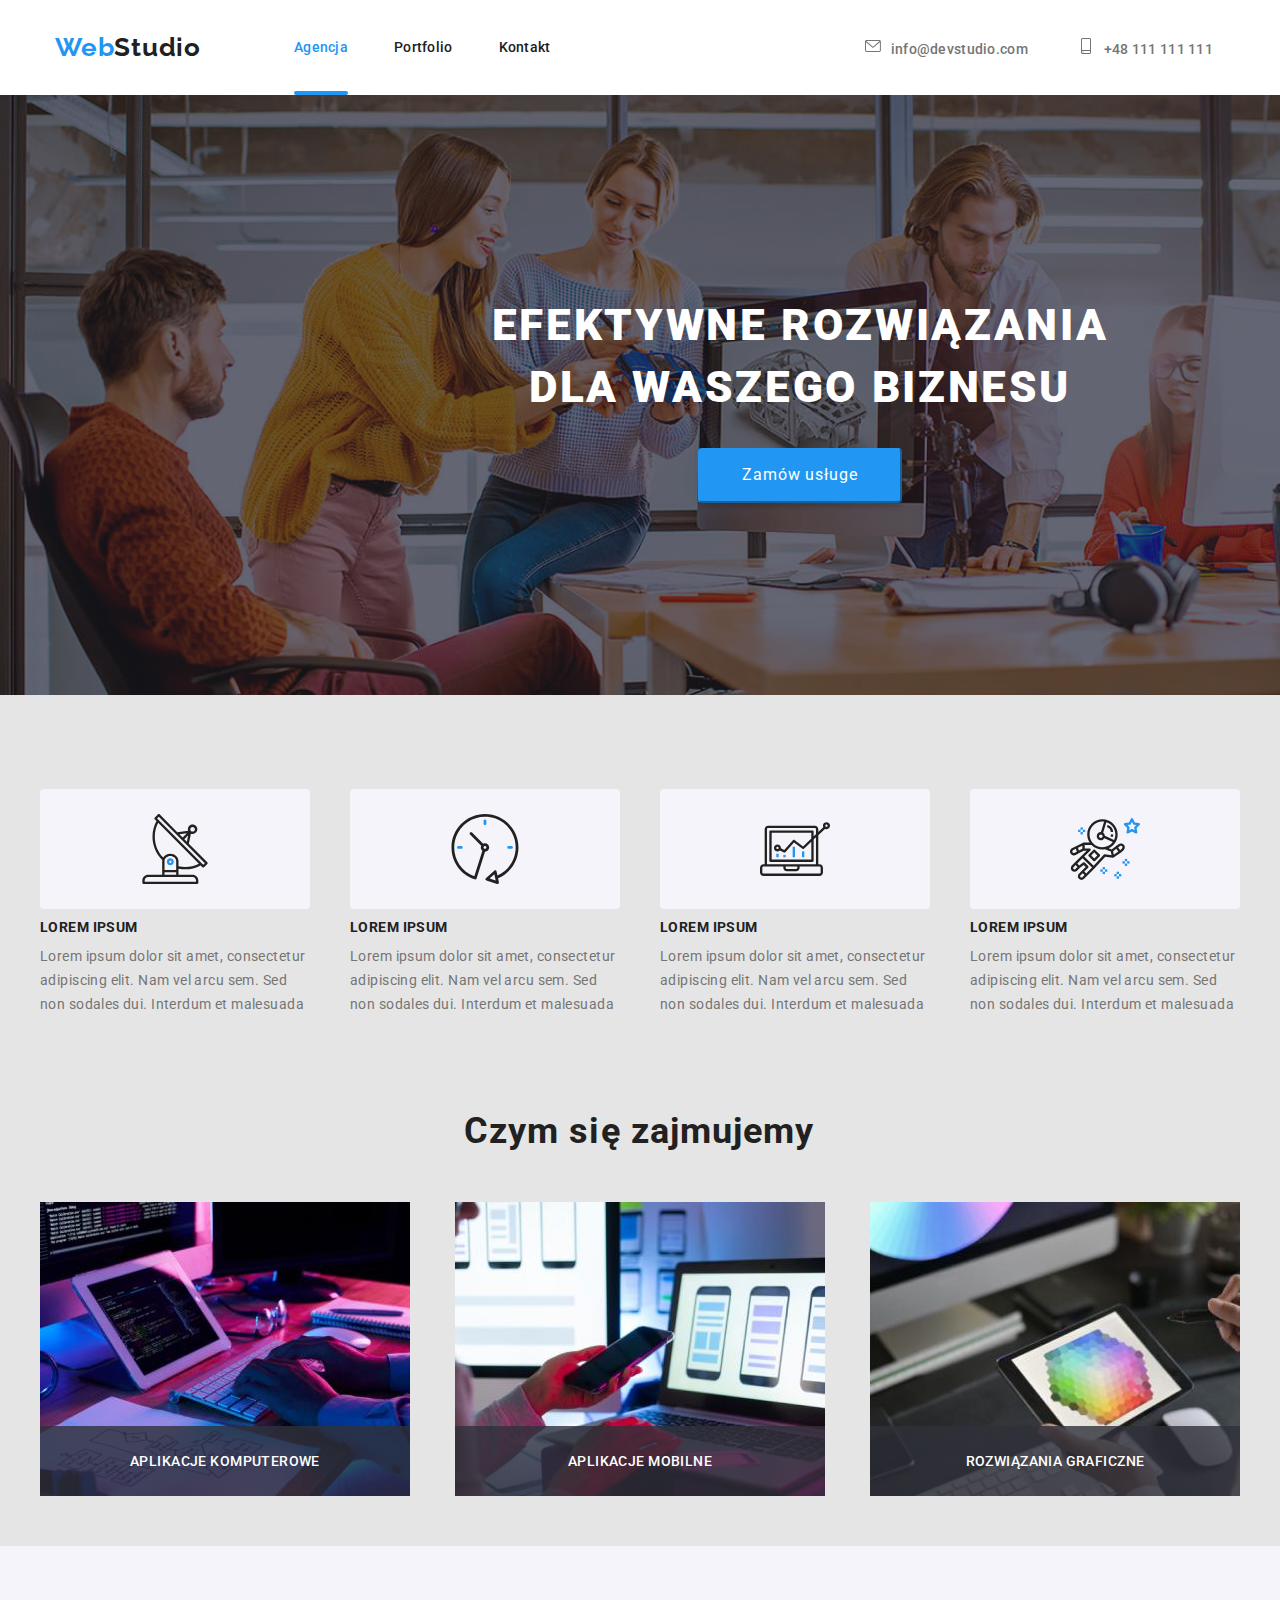
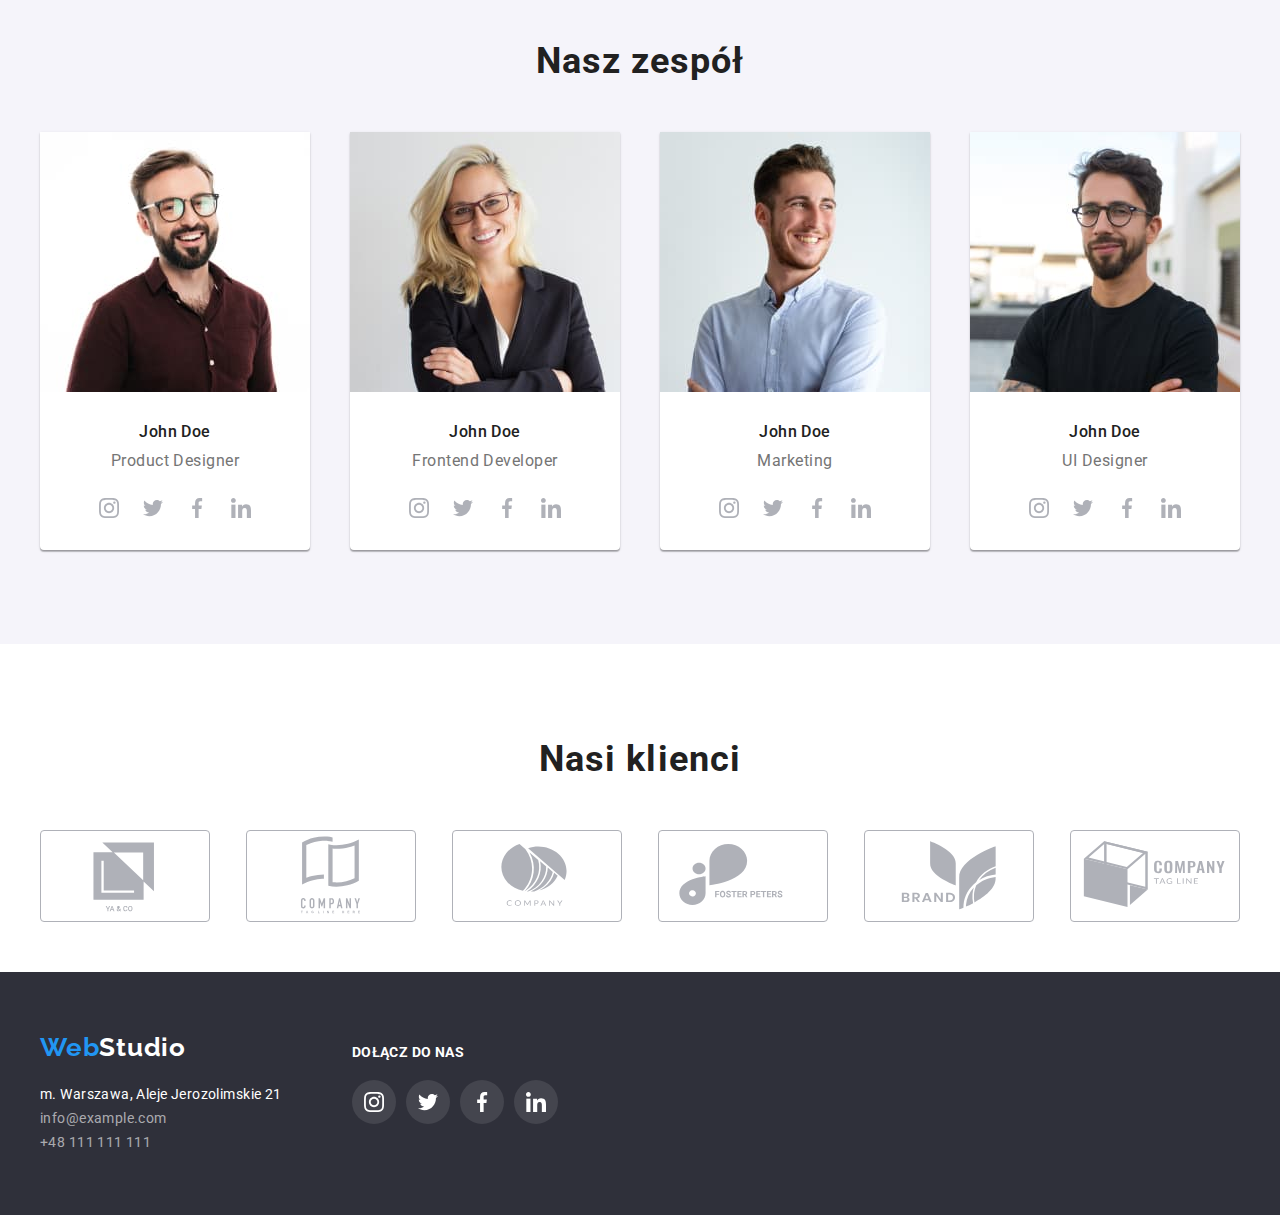
<file: index.html>
<!DOCTYPE html>
<html lang="pl-PL">
<head>
    <meta charset="UTF-8">
    <meta http-equiv="X-UA-Compatible" content="IE=edge">
    <meta name="viewport" content="width=device-width, initial-scale=1.0">
    <link href="https://cdnjs.cloudflare.com/ajax/libs/modern-normalize/1.0.0/modern-normalize.min.css" rel="stylesheet">
    <link href="https://fonts.googleapis.com/css2?family=Raleway:wght@500;700&family=Roboto:ital,wght@0,400;0,500;0,900;1,700&display=swap" rel="stylesheet"> 
    <link href="css/style.css" rel="stylesheet">
    <title>Studio</title>
</head>
<body class="body">
    <header class="header">
        <div class="container">
        <nav class="navigation">
            <ul class="navigation-list">
                <li class="navigation-list-item-logo list">
                    <a class="navigation-list-link-logo link" href="index.html"><span class="logo-span">Web</span>Studio</a></li>
                <li class="navigation-list-item list">
                    <a class="navigation-list-link link current" href="index.html" list>Agencja</a></li>
                <li class="navigation-list-item list">
                    <a class="navigation-list-link link" href="portfolio.html">Portfolio</a></li>
                <li class="navigation-list-item list">
                    <a class="navigation-list-link link" href="#">Kontakt</a></li>
            </ul>
        </nav>
        <a class="address-header-mail" href="mailto:info@devstudio.com">
            <svg class="header-contacts-icon" width="16px" height="16px">
                <use href="images/icons.svg#icon-envelope"></use>
            </svg>info@devstudio.com
        </a>
        <a class="address-header-tel link" href="tel:+48111111111"> 
            <svg class="header-contacts-icon" width="16px" height="16px">
                <use href="images/icons.svg#icon-smartphone"></use>
            </svg>+48 111 111 111
        </a>
        </div>
    </header>
    
    <main class="main">
        <!--hero-->
        <section class="hero">
            <div class="container">
            <h1 class="hero-h1">EFEKTYWNE ROZWIĄZANIA DLA WASZEGO BIZNESU </h1>
            <button class="hero-btn" type="button" data-modal-open>Zamów usługe</button>
            </div>
        </section>

        <!--adventeges-->
    
        <section class="section-title section">
            <div class="container">
            <ul class="adventeges-list list">
                <li class="adventeges-list-item">
                    <div class="adventeges-list-icon-background">
                        <svg class="adventeges-list-icon" width="70" height="70">
                            <use href="images/icons.svg#icon-antenna-1"></use>
                        </svg>

                    </div>
                    <h3 class="adventeges-list-item-title">LOREM IPSUM</h3>
                    <span class="adventeges-list-item-text">Lorem ipsum dolor sit amet, consectetur adipiscing elit. Nam vel arcu sem. Sed non sodales dui. Interdum et malesuada</span>
                </li>
                <li class="adventeges-list-item">
                    <div class="adventeges-list-icon-background">
                        <svg class="adventeges-list-icon" width="70" height="70">
                            <use href="images/icons.svg#icon-clock-1"></use>
                        </svg>
                    </div>
                    <h3 class="adventeges-list-item-title">LOREM IPSUM</h3>
                    <span class="adventeges-list-item-text">Lorem ipsum dolor sit amet, consectetur adipiscing elit. Nam vel arcu sem. Sed non sodales dui. Interdum et malesuada</span>
                </li >
                <li class="adventeges-list-item">
                    <div class="adventeges-list-icon-background">
                        <svg class="adventeges-list-icon" width="70" height="70">
                            <use href="images/icons.svg#icon-diagram-1"></use>
                        </svg>

                    </div class="adventeges-list-icon-background">
                    <h3 class="adventeges-list-item-title">LOREM IPSUM</h3>
                    <span class="adventeges-list-item-text">Lorem ipsum dolor sit amet, consectetur adipiscing elit. Nam vel arcu sem. Sed non sodales dui. Interdum et malesuada</span>
                </li>
                <li class="adventeges-list-item">
                    <div class="adventeges-list-icon-background">
                        <svg class="adventeges-list-icon" width="70" height="70">
                            <use href="images/icons.svg#icon-astronaut-1"></use>
                        </svg>

                    </div>
                    <h3 class="adventeges-list-item-title">LOREM IPSUM</h3>
                    <span class="adventeges-list-item-text">Lorem ipsum dolor sit amet, consectetur adipiscing elit. Nam vel arcu sem. Sed non sodales dui. Interdum et malesuada</span>
                </li>
            
            </ul>
            <div class="what-do-we-do">
        <h2 class="section-title section-header h2">Czym się zajmujemy</h2>   
            <ul class="activities-list list">
                <li class="activities-list-item"><img src="images/about_us/img1.jpg" alt="Tablet z klawiatura" width="370" height="294">
                    <div class="what-we-do-list">
                    <p class="what-we-do-text">APLIKACJE KOMPUTEROWE</p>
                    </div></li>
                <li class="activities-list-item"><img src="images/about_us/img2.jpg" alt="Zdjęcie z telefonem" width="370" height="294">
                <div class="what-we-do-list">
                    <p class="what-we-do-text">APLIKACJE MOBILNE</p>
                    </div></li>
                <li class="activities-list-item"><img src="images/about_us/img3.jpg" alt="Zdjęcie z tabletem" width="370" height="294">
                <div class="what-we-do-list">
                    <p class="what-we-do-text">ROZWIĄZANIA GRAFICZNE</p>
                    </div></li>
            </ul>
            </div>  
            </div>
           
        
            </div>
        </section>

        <!--about us-->
        <section class="section-about-us h2 ">
            <div class="container">
            <h2 class="about-us section-header">Nasz zespół</h2>
            <ul class="about-us-list">
                <li class="about-us-list-item list">
                    <img class="about-us-list-item-link" src="images/team/John_Doe_PD.jpg" alt="Zdjęcie Product Designera" width="270" height="260">
                    <h3 class="about-us-list-item-title">John Doe</h3>
                    <p class="about-us-list-item-link-text">Product Designer</p>
                    <ul class="about-us-social list">
                        <li class="about-us-social-link">
                            <a class="about-us-social-link-list" href="#">
                                <svg class="social-icon icon-our-team">
                                    <use href="images/icons.svg#icon-instagram-2"></use>
                                </svg>
                            </a>
                        </li>
                        <li class="about-us-social-link">
                            <a class="about-us-social-link-list" href="#">
                                <svg class="social-icon">
                                    <use href="images/icons.svg#icon-twitter-1"></use>
                                </svg>
                            </a>
                        </li>
                        <li class="about-us-social-link">
                            <a class="about-us-social-link-list" href="#">
                                <svg class="social-icon">
                                    <use href="images/icons.svg#icon-facebook-1"></use>
                                </svg>
                            </a>
                        </li>
                        <li class="about-us-social-link">
                            <a class="about-us-social-link-list" href="#">
                                <svg class="social-icon">
                                    <use href="images/icons.svg#icon-linkedin-1"></use>
                                </svg>
                            </a>
                        </li>
                    </ul>
                </li>
                <li class="about-us-list-item list">
                    <img class="about-us-list-item-link" src="images/team/John_Doe_FD.jpg" alt="Zdjęcie Frontedn Developera" width="270" height="260">
                    <h3 class="about-us-list-item-title">John Doe</h3>
                    <p class="about-us-list-item-link-text">Frontend Developer</p>
                    <ul class="about-us-social list">
                        <li class="about-us-social-link">
                            <a class="about-us-social-link-list" href="#">
                                <svg class="social-icon">
                                    <use href="images/icons.svg#icon-instagram-2"></use>
                                </svg>
                            </a>
                        </li>
                        <li class="about-us-social-link">
                            <a class="about-us-social-link-list" href="#">
                                <svg class="social-icon">
                                    <use href="images/icons.svg#icon-twitter-1"></use>
                                </svg>
                            </a>
                        </li>
                        <li class="about-us-social-link">
                            <a class="about-us-social-link-list" href="#">
                                <svg class="social-icon">
                                    <use href="images/icons.svg#icon-facebook-1"></use>
                                </svg>
                            </a>
                        </li>
                        <li class="about-us-social-link">
                            <a class="about-us-social-link-list" href="#">
                                <svg class="social-icon">
                                    <use href="images/icons.svg#icon-linkedin-1"></use>
                                </svg>
                            </a>
                        </li>
                    </ul>
                </li>
                <li class="about-us-list-item list">
                    <img class="about-us-list-item-link" src="images/team/John_Doe_Marketing.jpg" alt="Zdjęcie Marketingowca" width="270" height="260">
                    <h3 class="about-us-list-item-title">John Doe</h3>
                    <p class="about-us-list-item-link-text">Marketing</p>
                    <ul class="about-us-social list">
                        <li class="about-us-social-link">
                            <a class="about-us-social-link-list" href="#">
                                <svg class="social-icon">
                                    <use href="images/icons.svg#icon-instagram-2"></use>
                                </svg>
                            </a>
                        </li>
                        <li class="about-us-social-link">
                            <a class="about-us-social-link-list" href="#">
                                <svg class="social-icon">
                                    <use href="images/icons.svg#icon-twitter-1"></use>
                                </svg>
                            </a>
                        </li>
                        <li class="about-us-social-link">
                            <a class="about-us-social-link-list" href="#">
                                <svg class="social-icon">
                                    <use href="images/icons.svg#icon-facebook-1"></use>
                                </svg>
                            </a>
                        </li>
                        <li class="about-us-social-link">
                            <a class="about-us-social-link-list" href="#">
                                <svg class="social-icon">
                                    <use href="images/icons.svg#icon-linkedin-1"></use>
                                </svg>
                            </a>
                        </li>
                    </ul>
                </li>
                <li class="about-us-list-item list">
                    <img class="about-us-list-item-link" src="images/team/John_Doe_UI_des.jpg" alt="Zdęcie UI Designera" width="270" height="260">
                    <h3 class="about-us-list-item-title">John Doe</h3>
                    <p class="about-us-list-item-link-text">UI Designer</p>
                    <ul class="about-us-social list">
                        <li class="about-us-social-link">
                            <a class="about-us-social-link-list" href="#">
                                <svg class="social-icon">
                                    <use href="images/icons.svg#icon-instagram-2"></use>
                                </svg>
                            </a>
                        </li>
                        <li class="about-us-social-link">
                            <a class="about-us-social-link-list" href="#">
                                <svg class="social-icon">
                                    <use href="images/icons.svg#icon-twitter-1"></use>
                                </svg>
                            </a>
                        </li>
                        <li class="about-us-social-link">
                            <a class="about-us-social-link-list" href="#">
                                <svg class="social-icon">
                                    <use href="images/icons.svg#icon-facebook-1"></use>
                                </svg>
                            </a>
                        </li>
                        <li class="about-us-social-link">
                            <a class="about-us-social-link-list" href="#">
                                <svg class="social-icon">
                                    <use href="images/icons.svg#icon-linkedin-1"></use>
                                </svg>
                            </a>
                        </li>
                    </ul>
                </li>
            </ul>
            </div>
        </section>

        <!--our clients-->
        <section class="section-our-clients section-header">
            <div class="container">
                <h2 class="about-us ">Nasi klienci</h2>
                <ul class="our-client-list list">
                    <li class="our-client-item">
                        <svg class="our-client-item-logo">
                            <use href="images/icons.svg#icon-Logo"></use>
                        </svg>
                    </li>
                    <li class="our-client-item">
                        <svg>
                            <use href="images/icons.svg#icon-Logo21"></use>
                        </svg>
                    </li>
                    <li class="our-client-item">
                        <svg>
                            <use href="images/icons.svg#icon-Logo-company1"></use>
                        </svg>
                    </li>
                    <li class="our-client-item">
                        <svg>
                            <use href="images/icons.svg#icon-Logo2"></use>
                        </svg>
                    </li>
                    <li class="our-client-item">
                        <svg>
                            <use href="images/icons.svg#icon-Logo-brand"></use>
                        </svg>
                    </li>
                    <li class="our-client-item">
                        <svg>
                            <use href="images/icons.svg#icon-Logo-company"></use>
                        </svg>
                    </li>
                </ul>
            </div>
        </section>

    </main>
    <footer class="footer">
        <div class="container">
        <ul class="footer-data">
            <li class="footer-data-list list">
                <a class="navigation-list-link-logo-footer" href="index.html"><span class="logo-span">Web</span>Studio</a></li>
        <address class="address"></li>
            <li class="footer-data-list list">
            <a class="addres-map" href="https://goo.gl/maps/pz23pLppjNHn7p5K6" target="_blank">m. Warszawa, Aleje Jerozolimskie 21</a></li>
            <li class="footer-data-list list">
                <a class="addres-mail" href="mailto:info@example.com">info@example.com</a></li>
            <li class="footer-data-list list">
                <a class="address-tel" href="tel:+48111111111"> +48 111 111 111</a></li>
        </address>
        </ul>
        <div class="join-us">
            <p class="footer-text">Dołącz do nas</p>
            <ul class="footer-social list">
                <li class="footer-social-link">
                    <a class="footer-social-link-list" href="#">
                        <svg class="social-icon">
                            <use href="images/icons.svg#icon-instagram-2"></use>
                        </svg>
                    </a>
                </li>
                <li class="footer-social-link">
                    <a class="footer-social-link-list" href="#">
                        <svg class="social-icon">
                            <use href="images/icons.svg#icon-twitter-1"></use>
                        </svg>
                    </a>
                </li>
                <li class="footer-social-link">
                    <a class="footer-social-link-list" href="#">
                        <svg class="social-icon">
                            <use href="images/icons.svg#icon-facebook-1"></use>
                        </svg>
                    </a>
                </li>
                <li class="footer-social-link">
                    <a class="footer-social-link-list" href="#">
                        <svg class="social-icon">
                            <use href="images/icons.svg#icon-linkedin-1"></use>
                        </svg>
                    </a>
                </li>
            </ul>
        </div>
    </div>
    </footer>
    <div class="backdrop is-hidden" data-modal>
        <div class="modal">
            <button type="button" class="close-btn" data-modal-close>
                <svg class="modal-close-btn">
                    <use href="images/icons.svg#icon-Vector" heigt="11px" width="11px"></use>
                </svg>

            </button>
        </div>

    </div>

    <script src="modal.js"></script> 
</body>
</html>
</file>
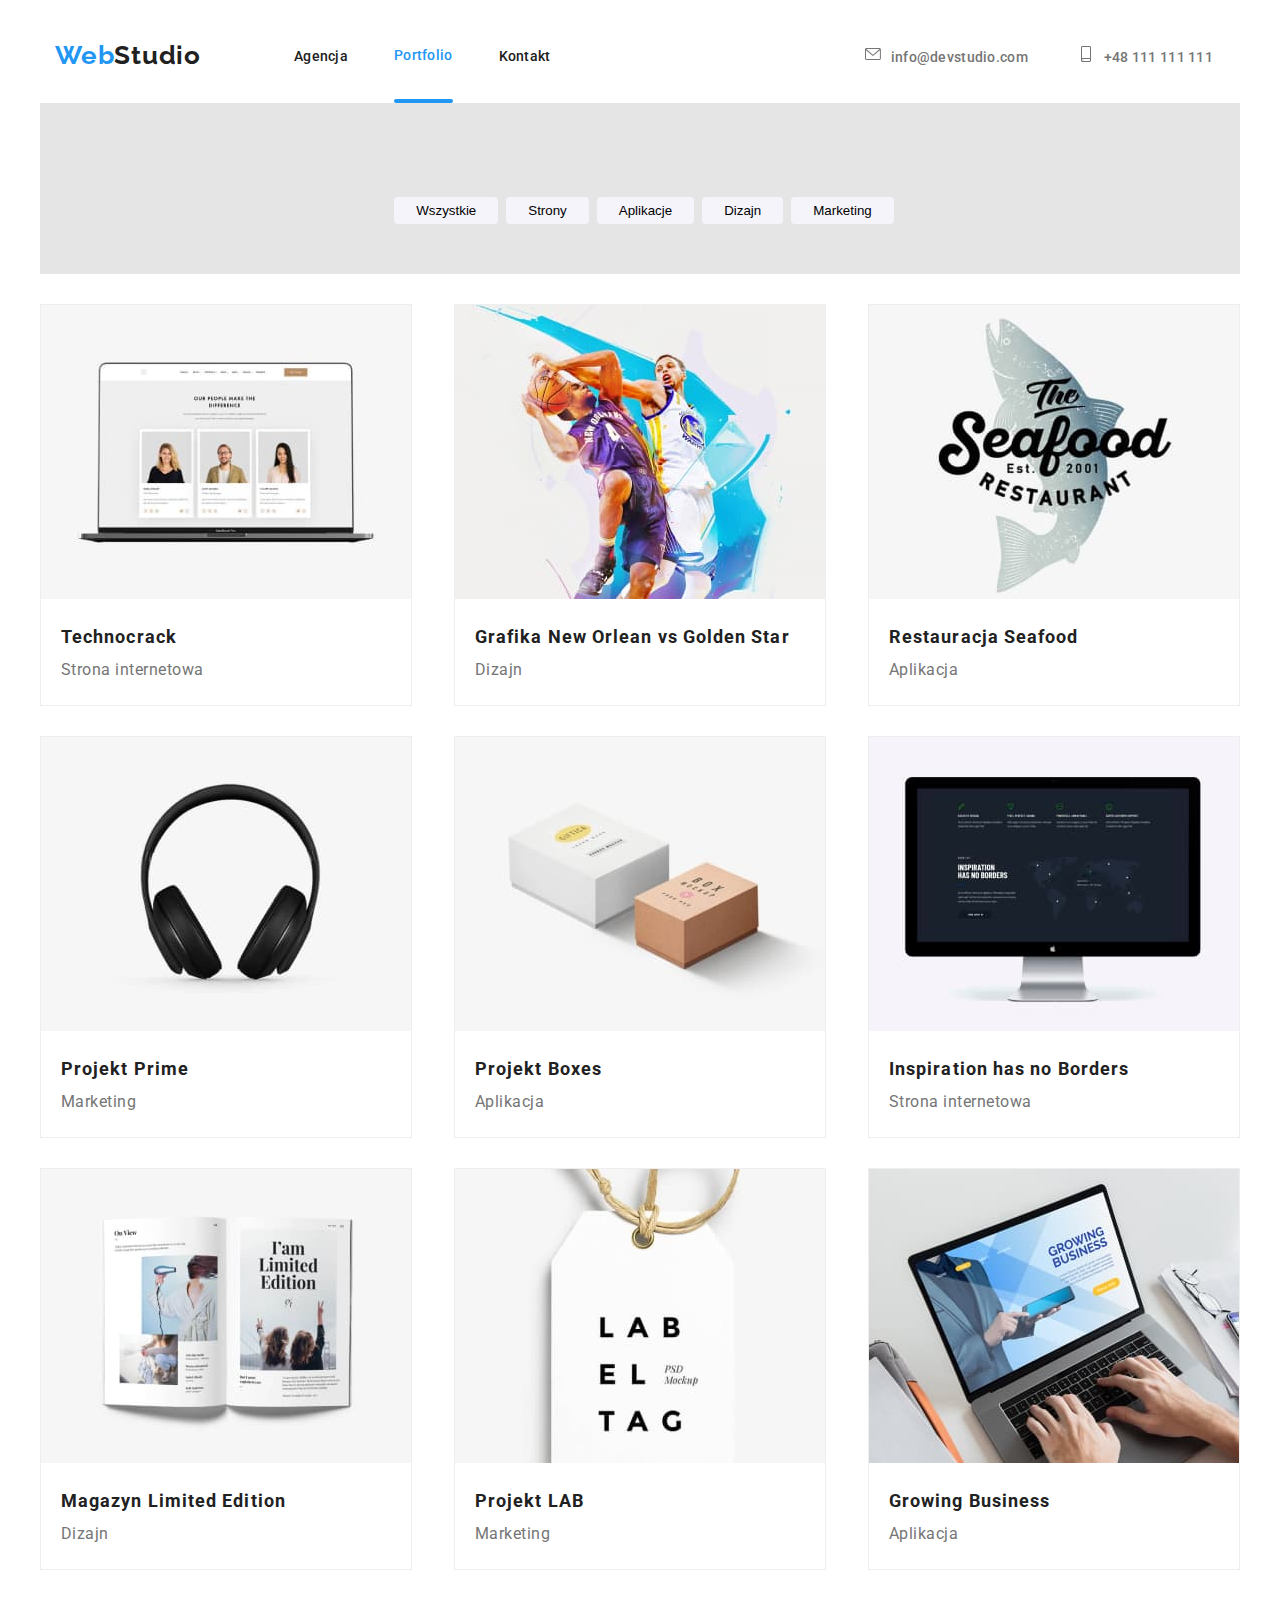
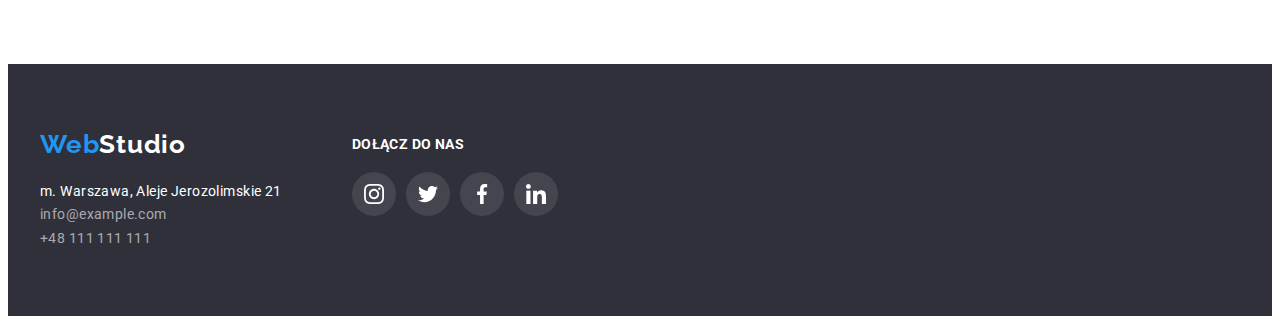
<file: portfolio.html>
<!DOCTYPE html>
<html lang="en">
<head>
    <meta charset="UTF-8">
    <meta http-equiv="X-UA-Compatible" content="IE=edge">
    <meta name="viewport" content="width=device-width, initial-scale=1.0">
    <link rel="preconnect" href="https://fonts.gstatic.com">
    <link href="https://fonts.googleapis.com/css2?family=Raleway:wght@500;700&family=Roboto:ital,wght@0,400;0,500;0,900;1,700&display=swap" rel="stylesheet"> 
    <link href="css/style.css" rel="stylesheet">
    <title>Portfolio</title>
    
</head>
<body class="body">
    <header class="header">
        <div class="container">
            <nav class="navigation">
                <ul class="navigation-list">
                    <li class="navigation-list-item-logo list">
                        <a class="navigation-list-link-logo link" href="index.html"><span class="logo-span">Web</span>Studio</a></li>
                    <li class="navigation-list-item list">
                        <a class="navigation-list-link link" href="index.html" list>Agencja</a></li>
                    <li class="navigation-list-item list">
                        <a class="navigation-list-link link current" href="portfolio.html">Portfolio</a></li>
                    <li class="navigation-list-item list">
                        <a class="navigation-list-link link" href="#">Kontakt</a></li>
                </ul>
            </nav>
            <a class="address-header-mail" href="mailto:info@devstudio.com">
                <svg class="header-contacts-icon" width="16px" height="16px">
                    <use href="images/icons.svg#icon-envelope"></use>
                </svg>info@devstudio.com
            </a>
            <a class="address-header-tel link" href="tel:+48111111111"> 
                <svg class="header-contacts-icon" width="16px" height="16px">
                    <use href="images/icons.svg#icon-smartphone"></use>
                </svg>+48 111 111 111
            </a>
            </div>
    </header>

    <main class="main container">
         <!--hero-->
         <section class="portfolio-hero section-btn-portfolio">
            <div class="container-btn">
            <ul class="portfolio-hero-list">
                <li class="portfolio-hero-list-item list">
                    <button class="portfolio-hero-list-btn" type="button">Wszystkie</button>
                </li>
                <li class="portfolio-hero-list-item list">
                    <button class="portfolio-hero-list-btn" type="button">Strony</button>
                </li>
                <li class="portfolio-hero-list-item list">
                    <button class="portfolio-hero-list-btn" type="button">Aplikacje</button>
                </li>
                <li class="portfolio-hero-list-item list">
                    <button class="portfolio-hero-list-btn" type="button">Dizajn</button>
                </li>
                <li class="portfolio-hero-list-item list">
                    <button class="portfolio-hero-list-btn" type="button">Marketing</button>
                </li>
            </ul>
            </div>
        </section>

        <!--photos-->
        <section class="photos">
            <div class="container-photo">
            <ul class="photos-list">
              <li class="photos-list-item list">
                  <div class="photo-overlay">
                      <div class="photo-overlay-item">
                        <p class="photo-overlay-text">Technocrack jest popularną platformą wykorzystywaną do rozpowszechniania koronawirusa. Firmy wykorzystują tę platformę do celów szpiegowskich i ataków na niezabezpieczone serwery konkurencji</p>
                      </div>
                        <img class="photos-list-img" src="images/portfolio/laptop.jpg" alt="laptop photo" witdh="370" height="294">
                  </div>
                  <h3 class="photos-list-title">Technocrack</h3>
                  <span class="photos-list-text">Strona internetowa</span>
              </li>
              <li class="photos-list-item list">
                  <div class="photo-overlay">
                      <div class="photo-overlay-item">
                        <p class="photo-overlay-text">Technocrack jest popularną platformą wykorzystywaną do rozpowszechniania koronawirusa. Firmy wykorzystują tę platformę do celów szpiegowskich i ataków na niezabezpieczone serwery konkurencji</p>
                      </div>
                        <img class="photos-list-img" src="images/portfolio/bascketball.jpg" alt="backetball players" witdh="370" height="294">
                  </div>    
                  <h3 class="photos-list-title">Grafika New Orlean vs Golden Star</h3>
                  <p class="photos-list-text">Dizajn</p>
              </li>
              <li class="photos-list-item list">
                  <div class="photo-overlay">
                      <div class="photo-overlay-item">
                        <p class="photo-overlay-text">Technocrack jest popularną platformą wykorzystywaną do rozpowszechniania koronawirusa. Firmy wykorzystują tę platformę do celów szpiegowskich i ataków na niezabezpieczone serwery konkurencji</p>
                      </div>
                        <img class="photos-list-img" src="images/portfolio/seafood.jpg" alt="photo of seafood" witdh="370" height="294">
                  </div>
                  <h3 class="photos-list-title">Restauracja Seafood</h3>
                  <p class="photos-list-text">Aplikacja</p>
              </li>
              <li class="photos-list-item list">
                  <div class="photo-overlay">
                      <div class="photo-overlay-item">
                        <p class="photo-overlay-text">Technocrack jest popularną platformą wykorzystywaną do rozpowszechniania koronawirusa. Firmy wykorzystują tę platformę do celów szpiegowskich i ataków na niezabezpieczone serwery konkurencji</p>
                      </div>
                        <img class="photos-list-img" src="images/portfolio/headphone.jpg" alt="photo of headphones" witdh="370" height="294">
                  </div>
                  <h3 class="photos-list-title">Projekt Prime</h3>
                  <p class="photos-list-text">Marketing</p>
              </li>
              <li class="photos-list-item list">
                  <div class="photo-overlay">
                      <div class="photo-overlay-item">
                        <p class="photo-overlay-text">Technocrack jest popularną platformą wykorzystywaną do rozpowszechniania koronawirusa. Firmy wykorzystują tę platformę do celów szpiegowskich i ataków na niezabezpieczone serwery konkurencji</p>
                      </div>
                        <img class="photos-list-img" src="images/portfolio/box.jpg" alt="photo of boxes" witdh="370" height="294">
                  </div>
                  <h3 class="photos-list-title">Projekt Boxes</h3>
                  <p class="photos-list-text">Aplikacja</p>
              </li>
              <li class="photos-list-item list">
                  <div class="photo-overlay">
                      <div class="photo-overlay-item">
                            <p class="photo-overlay-text">Technocrack jest popularną platformą wykorzystywaną do rozpowszechniania koronawirusa. Firmy wykorzystują tę platformę do celów szpiegowskich i ataków na niezabezpieczone serwery konkurencji</p>
                      </div>
                        <img class="photos-list-img" src="images/portfolio/monitor.jpg" alt="photo of monitor" witdh="370" height="294">
                  </div>
                  <h3 class="photos-list-title">Inspiration has no Borders</h3>
                  <p class="photos-list-text">Strona internetowa</p>
              </li>
              <li class="photos-list-item list">
                  <div class="photo-overlay">
                      <div class="photo-overlay-item">
                        <p class="photo-overlay-text">Technocrack jest popularną platformą wykorzystywaną do rozpowszechniania koronawirusa. Firmy wykorzystują tę platformę do celów szpiegowskich i ataków na niezabezpieczone serwery konkurencji</p>
                      </div>
                        <img class="photos-list-img" src="images/portfolio/book.jpg" alt="photo of book" witdh="370" height="294">
                  </div>
                  <h3 class="photos-list-title">Magazyn Limited Edition</h3>
                  <p class="photos-list-text">Dizajn</p>
              </li>
              <li class="photos-list-item list">
                  <div class="photo-overlay">
                      <div class="photo-overlay-item">
                        <p class="photo-overlay-text">Technocrack jest popularną platformą wykorzystywaną do rozpowszechniania koronawirusa. Firmy wykorzystują tę platformę do celów szpiegowskich i ataków na niezabezpieczone serwery konkurencji</p>
                      </div>
                        <img class="photos-list-img" src="images/portfolio/label.jpg" alt="photo of label" witdh="370" height="294">
                  </div>
                  <h3 class="photos-list-title">Projekt LAB</h3>
                  <p class="photos-list-text">Marketing</p>
              </li>
              <li class="photos-list-item list">
                  <div class="photo-overlay">
                      <div class="photo-overlay-item">
                        <p class="photo-overlay-text">Technocrack jest popularną platformą wykorzystywaną do rozpowszechniania koronawirusa. Firmy wykorzystują tę platformę do celów szpiegowskich i ataków na niezabezpieczone serwery konkurencji</p>
                      </div>
                  <img class="photos-list-img" src="images/portfolio/work.jpg" alt="workspace photo" witdh="370" height="294">
                  </div>
                  <h3 class="photos-list-title">Growing Business</h3>
                  <p class="photos-list-text">Aplikacja</p>
              </li>
          </ul>
          </div>
        </section>
    </main>
    <footer class="footer-second">
        <div class="container">
        <ul class="footer-data">
            <li class="footer-data-list list">
                <a class="navigation-list-link-logo-footer" href="index.html"><span class="logo-span">Web</span>Studio</a></li>
        <address class="address"></li>
            <li class="footer-data-list list">
            <a class="addres-map" href="https://goo.gl/maps/pz23pLppjNHn7p5K6" target="_blank">m. Warszawa, Aleje Jerozolimskie 21</a></li>
            <li class="footer-data-list list">
                <a class="addres-mail" href="mailto:info@example.com">info@example.com</a></li>
            <li class="footer-data-list list">
                <a class="address-tel" href="tel:+48111111111"> +48 111 111 111</a></li>
        </address>
        </ul>
        <div class="join-us-portfolio">
            <p class="footer-text">Dołącz do nas</p>
            <ul class="footer-social list">
                <li class="footer-social-link">
                    <a class="footer-social-link-list" href="#">
                        <svg class="social-icon">
                            <use href="images/icons.svg#icon-instagram-2"></use>
                        </svg>
                    </a>
                </li>
                <li class="footer-social-link">
                    <a class="footer-social-link-list" href="#">
                        <svg class="social-icon">
                            <use href="images/icons.svg#icon-twitter-1"></use>
                        </svg>
                    </a>
                </li>
                <li class="footer-social-link">
                    <a class="footer-social-link-list" href="#">
                        <svg class="social-icon">
                            <use href="images/icons.svg#icon-facebook-1"></use>
                        </svg>
                    </a>
                </li>
                <li class="footer-social-link">
                    <a class="footer-social-link-list" href="#">
                        <svg class="social-icon">
                            <use href="images/icons.svg#icon-linkedin-1"></use>
                        </svg>
                    </a>
                </li>
            </ul>
        </div>
    </div>
    </footer>
</body>
</html>
</file>
<file: css/style.css>
:root {
    --main-color: #2196F3;
    --secondary-color: #757575;
    --third-color: #E5E5E5;
    --fourth-color: #F5F4FA;
    --fifth-color: #FFFFFF;
    --sixth-color: #212121;
    --seveth-color: #2F303A;
    --main-font: 'Roboto', sans-serif;
    --secondary-font: 'Raleway', sans-serif;

}
h1, h2, h3, h4, h5, h6, ul, ol, p {
    margin: 0;
    padding: 0;
}
.list {
    list-style: none;
}
.link {
    text-decoration: none;
}
img {
    display: block;
}

.body {
    font-family: var(--main-font);
    color:var(--sixth-color);
    
}
.container{
    width: 1200px;
    align-items: center;
    margin: 0 auto;
}
.section {
    padding-top: 94px;
    padding-bottom: 50px;
}
.section-btn-portfolio {
    padding-top: 94px;
    padding-bottom: 50px;    
}
/* ======COMPONENTS====== */
.logo-span {
    color: #2196F3;
}
.section-header {
    padding-top: 94px;
    padding-bottom: 50px;

}
.navigation-list-link-logo,
.navigation-list-link,
.address-header,
.navigation-list-link-logo-footer,
.addres-map,
.addres-mail,
.address-tel {
    text-decoration: none;
}


/* ======END COMPONENTS====== */

/* ============INDEX.HTML============ */

/* ======HEADER====== */
.navigation-list-link-logo {
    font-family: var(--secondary-font);
    font-weight: 700;
    font-size: 26px;
    line-height: 1.192;
    letter-spacing: 0.03em;
    color: var(--sixth-color);
    margin-right: 93px;
    margin-left: 15px;
    }
.navigation-list-link {
    font-weight: 500;
    font-size: 14px;
    line-height: 1.142;
    letter-spacing: 0.02em;
    color: var(--sixth-color);
}
.address-header-tel, .address-header-mail {
    font-weight: 500;
    font-size: 14px;    
    line-height: 1.142;
    letter-spacing: 0.02em;
    color: var(--secondary-color);
    text-decoration: none;
}

.navigation-list-item .current {
    color:var(--main-color);    
}
.current::after{
    display: block;
    content: "";
    width: 100%;
    height: 4px;
    left: 453px;
    top: 76px;
    background: #2196F3;
    border-radius: 2px;
    margin-top: 35px;
    margin-bottom: -38px;

}
/* .navigation-list-item-logo {
    margin-bottom: 28px;
} */

.navigation-list-link:hover,
.navigation-list-link:focus,
.address-header-tel:hover,
.address-header-tel:focus,
.address-header-mail:focus,
.address-header-mail:hover,
.address-header:hover,
.address-header:focus {
    color:var(--main-color)
}

.header .container{
    display: flex;
    align-items: center;
    padding-top: 32px;
    padding-bottom: 32px;
}

.navigation {
    display: flex;
}
.navigation-list {
    display: flex;
    align-items: center;
}
.navigation-list-item:not(:last-child) {
    margin-right: 46px;
}
.header .address-header-mail {
    margin-left: auto;  
}
.header .address-header-tel {
    margin-left: 50px;
    margin-right: 27px;
}
.header-contacts-icon {
    margin-right: 10px;
    fill:currentColor
}

/* ======END HEADER====== */

/* ======MAIN====== */

    /* ======SECTION HERO====== */
.hero{
    background-image: linear-gradient(rgba(47, 48, 58, 0.4), rgba(47, 48, 58, 0.4)), url('../images/background-header.png');
    height: 600px;
    text-align: center;
    padding-top: 200px;
    width: 1600px;
    margin-right: auto;
    margin-left: auto;
}

.hero-h1 {
    font-weight: 900;
    font-size: 44px;
    line-height: 1.4;
    color: var(--fifth-color);
    letter-spacing: 0.06em;
    text-transform: uppercase;
    margin-bottom: 30px;
    width: 696px;
}
.hero-btn {
    background-color: var(--main-color);
    box-shadow: 0px 4px 4px rgba(0, 0, 0, 0.15);
    border-radius: 4px;
    border-color: #2196F3;
    cursor: pointer;
    font-size: 16px;
    line-height: 1.9;
    color: var(--fifth-color);
    text-align: center;
    letter-spacing: 0.06em;
    padding: 10px 42px;
}
.hero .container {
    display: flex;
    flex-direction: column; 
}
    /* ======END SECTION HERO====== */
    /* ======SECTION ADVENTEGES====== */
.adventeges-list-item-title {
    font-weight: 700;
    font-size: 14px;
    line-height: 1.143;
    letter-spacing: 0.03em;
    text-transform: uppercase;
    margin: 10px 0;  
}
.adventeges-list-item-text {
    font-size: 14px;
    line-height: 1.714;
    letter-spacing: 0.03em;
    color: var(--secondary-color); 
    display: block;
    width: 270px;  
}
.section-title {
    font-size: 36px;
    letter-spacing: 0.03em;
    background-color: var(--third-color);        
}
.adventeges-list {
    display: flex; 
    justify-content: space-between;
}
.section-title .h2 {
    margin-left: 424px;
    margin-right: auto;
}
.activities-list {
    display: flex;
    justify-content: space-between;
}
.adventeges-list-icon-background {
    display: flex;
    justify-content: center;
    border-radius: 4px;
    background-color: var(--fourth-color);
    padding: 25px 0px;
}
.what-we-do-list {
    position: absolute;
    width: 100%;
    height: 70px;
    left: 0;
    top: 224px;
    padding-top: 27px;
    background: linear-gradient(rgba(47, 48, 58, 0.8), rgba(47, 48, 58, 0.8));
}
.what-we-do {
    display: flex;
    justify-content: center;
}
.activities-list-item {
   position: relative;
}

.what-we-do-text {
    font-weight: 500;
    font-size: 14px;
    line-height: 1.143;
    text-align: center;
    letter-spacing: 0.03em;
    color: var(--fifth-color)
}
    /* ======END SECTION ADVENTEGES====== */
    /* ======SECTION ABOUT-US====== */
.about-us {
    font-style: normal;
    font-weight: 700;
    font-size: 36px;
    line-height: 1.167;
    text-align: center;
    letter-spacing: 0.03em;
}
.about-us-list-item-title {
    font-weight: 500;
    font-size: 16px;
    line-height: 1.187;
    letter-spacing: 0.03em;
    padding-top: 30px;
    padding-bottom: 10px;
    text-align: center;
}
.about-us-list-item-link-text {    
    font-size: 16px;
    line-height: 1.187;
    letter-spacing: 0.03em;    
    color: var(--secondary-color);
    text-align: center;
    margin-bottom: 16px;

}

.section-about-us {
    background-color: var(--fourth-color);
    padding-bottom: 94px;
}
.about-us-list-item {
    background-color: var(--fifth-color);
    box-shadow: 0px 1px 3px rgba(0, 0, 0, 0.12), 0px 1px 1px rgba(0, 0, 0, 0.14), 0px 2px 1px rgba(0, 0, 0, 0.2);
    border-radius: 0px 0px 4px 4px;
}
.section-about-us .container .about-us-list {
    display: flex;
    justify-content: space-between;   
}
.about-us-social {
    display: flex;
    align-items: center;
    justify-content: center
}
.social-icon {
    display: flex;
    width: 20px;
    height: 20px;
}
.about-us-social-link-list {
    display: flex;
    width: 44px;
    height: 44px;
    border-radius: 50%;
    justify-content: center;
    align-items: center;
    margin-bottom: 20px;
    fill: #AFB1B8;
}
.about-us-social-link-list:hover,
.about-us-social-link-list:focus {
    color: var(--fifth-color);
    background-color: var(--main-color);
    fill: var(--fifth-color);    
}

    /* ======END SECTION ABOUT-US====== */

    /* ======SECTION OUR CLIENTS====== */
.our-client-list {
    display: flex;
    justify-content: center;
    align-items: center;
    margin-top: 50px;
    justify-content: space-between;
    fill: currentColor;
    color: #AFB1B8;

}
.our-client-item {
    display: flex;
    border: 1px solid #AFB1B8;
    border-radius: 4px;
    width: 170px;
    height: 92px;
}
.our-client-item:hover,
.our-client-item:focus {
    background-color: #E5E5E5;
    cursor: pointer;
    color: var(--main-color);
}

    /* ======SECTION OUR CLIENTS====== */
/* ======END MAIN====== */

/* ======FOOTER====== */
.navigation-list-link-logo-footer {
    display: block;
    font-family: var(--secondary-font);
    font-weight: 700;
    font-size: 26px;
    line-height: 1.192;
    letter-spacing: 0.03em;
    color: var(--fifth-color);
    padding-bottom: 20px;
    }
.addres-map{
    font-size: 14px;
    line-height: 1.714;
    letter-spacing: 0.03em;
    color:var(--fifth-color)
}
.addres-mail,
.address-tel {
    font-size: 14px;
    line-height: 1.714;
    letter-spacing: 0.03em;
    color: rgba(255, 255, 255, 0.6);
}
.address {
    font-style: normal;
}
.footer {
    background-color: var(--seveth-color);
    left: 0px;
    top: 2097px;
}
.footer .container {
    padding-top: 60px;
    padding-bottom: 60px;
    display: flex;
}
.footer-second .container {
    display: flex;
}
.footer-second {
    background-color: var(--seveth-color);
    left: 0px;
    top: 2097px;
}
.footer-social-link-list:hover,
.footer-social-link-list:focus {
    color: var(--fifth-color);
    background-color: var(--main-color);
    fill: var(--fifth-color); 
       
}
.footer-social-link {
    display: flex;
    justify-content: space-between;  
}
.footer-social {
    display: flex;
    border-radius: 50%;   
}
.footer-social-link-list
{   display: flex;
    justify-content: center;
    border-radius: 50%;
    width: 44px;
    height: 44px;
    align-items: center;
    fill: currentColor;
    color: var(--fifth-color);
    background-color: rgba(255, 255, 255, 0.1);
    margin-right: 10px;
    
}
.join-us {
    width: 206px;
    height: 80px;
    justify-content: center;
    align-items: center;
    padding-left: 70px;
    padding-bottom: 100px;
}
.footer-text {
    font-weight: 700;
    font-size: 14px;
    line-height: 1.143;
    letter-spacing: 0.03em;
    text-transform: uppercase;
    color: var(--fifth-color);
    padding-bottom: 20px;
}
.join-us-portfolio {
    width: 206px;
    height: 80px;
    justify-content: center;
    align-items: center;
    padding-left: 70px;
    padding-bottom: 100px;
    padding-top: 72px;
}
/* ======END FOOTER====== */
/* ============END INDEX.HTML============ */


/* ============PORTFOLIO.HTML============ */

.navigation-list-link2 {
    color: var(--main-color)
}
/* ======MAIN====== */
    /* ======HERO====== */

.portfolio-hero-list-btn {
    font-weight: 500;
    background: var(--fourth-color);
    border-radius: 4px;
    cursor: pointer;
    align-items: center;
    padding: 6px 22px;
}
.portfolio-hero-list-btn:hover,
.portfolio-hero-list-btn:focus {
    background-color: var(--main-color);
    color: var(--fifth-color);
}
.container .portfolio-hero-list {
    display: flex;
    justify-content: center;
    
}
.portfolio-hero-list-item .portfolio-hero-list-btn {
    margin-left: 8px;
    border: 0px;
  }
.portfolio-hero-list:first-child {
    margin-left: 0;
  }
    /* ======END HERO====== */

    /* ======PHOTOS====== */
.photos-list-title {
    font-weight: 700;
    font-size: 18px;
    line-height: 2;
    letter-spacing: 0.06em;
    margin-bottom: 4;
    margin-top: 20px;
    margin-left: 20px;
}
.photos-list-text {
    font-size: 16px;
    line-height: 1.875;
    letter-spacing: 0.03em;
    color: var(--secondary-color);
    margin-left: 20px;
    margin-bottom: 20px;
}
.photos .container-photo .photos-list {
    display: flex;
    justify-content: space-between;
    flex-wrap: wrap;
    
}
.header.main-container, .portfolio-hero {
    background-color: var(--third-color);
}
.photos-list-item {
    position: relative;
    background-color: var(--fifth-color);
    border: 1px solid #EEEEEE;
    margin-top: 30px;
    
}
.photos .container-photo {
    margin-bottom: 94px;
}
.photos-list-item:hover
 {
    box-shadow: 0px 1px 1px rgba(0, 0, 0, 0.12), 0px 4px 4px rgba(0, 0, 0, 0.06), 1px 4px 6px rgba(0, 0, 0, 0.16);
}
.photo-overlay {
    position: relative;
    overflow: hidden;
    
}
.photos-list-item:hover .photo-overlay-item {
    transform: translateY(0);
}
.photo-overlay-item {
    position: absolute;
    display: flex;
    justify-content: center;
    align-items: center;
    text-align: center; 
    height: 100%;
    color: var(--fifth-color);
    font-weight: 400;
    font-size: 18px;
    line-height: 1.556;
    letter-spacing: 0.03em;
    top: 0;
    left: 0;
    transform: translateY(100%);
    transition: transform 250ms ease;
    background: linear-gradient(rgba(33, 150, 243, 0.9), rgba(33, 150, 243, 0.9));


}

 /* ======END PHOTOS====== */

/* ============END PORTFOLIO.HTML============ */

/* ======MODAL BUTTON====== */
.backdrop {
    position: fixed;
    height: 100%;
    width: 100%;
    left: 0;
    top: 0;
    background: rgba(0, 0, 0, 0.2);  
    transition: ease-in-out; 
    transition-duration: 2000ms;
}
.modal {
    position: absolute;
    top: 50%;
    left:50%;
    transform: translate(-50%,-50%);
    width: 528px;
    min-height: 581px;
    background-color: #FFFFFF; 
    
}
.close-btn {
    position: absolute;
    top: 8px;
    right: 8px;
    width: 30px;
    height: 30px;
    background-color: #FFFFFF;
    border-radius: 50%;
    border: 1px solid rgba(0, 0, 0, 0.1);
    cursor: pointer;
}  
.is-hidden {
    opacity: 0;
    visibility: hidden;
    pointer-events: none;
}
.modal-close-btn {
    height: 11px;
    width: 11px;
}
/* ======END MODAL BUTTON====== */
</file>
